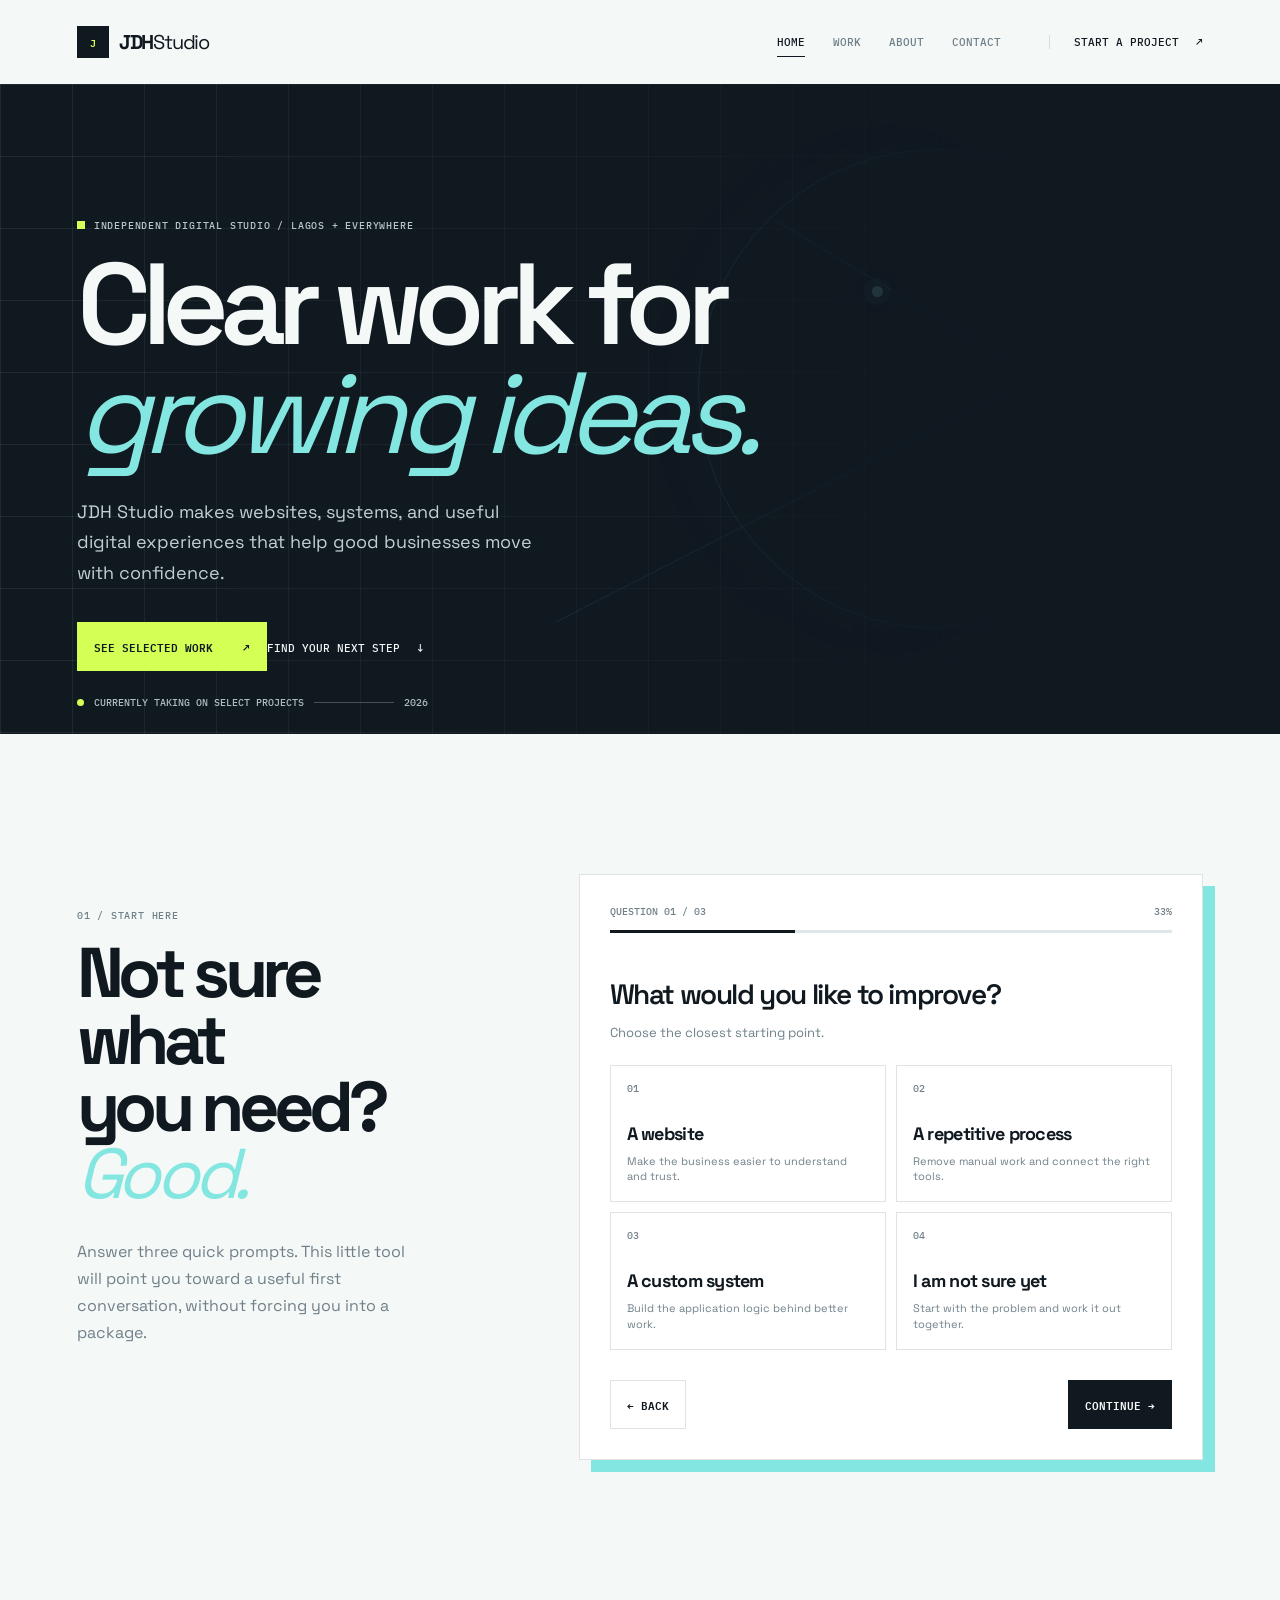
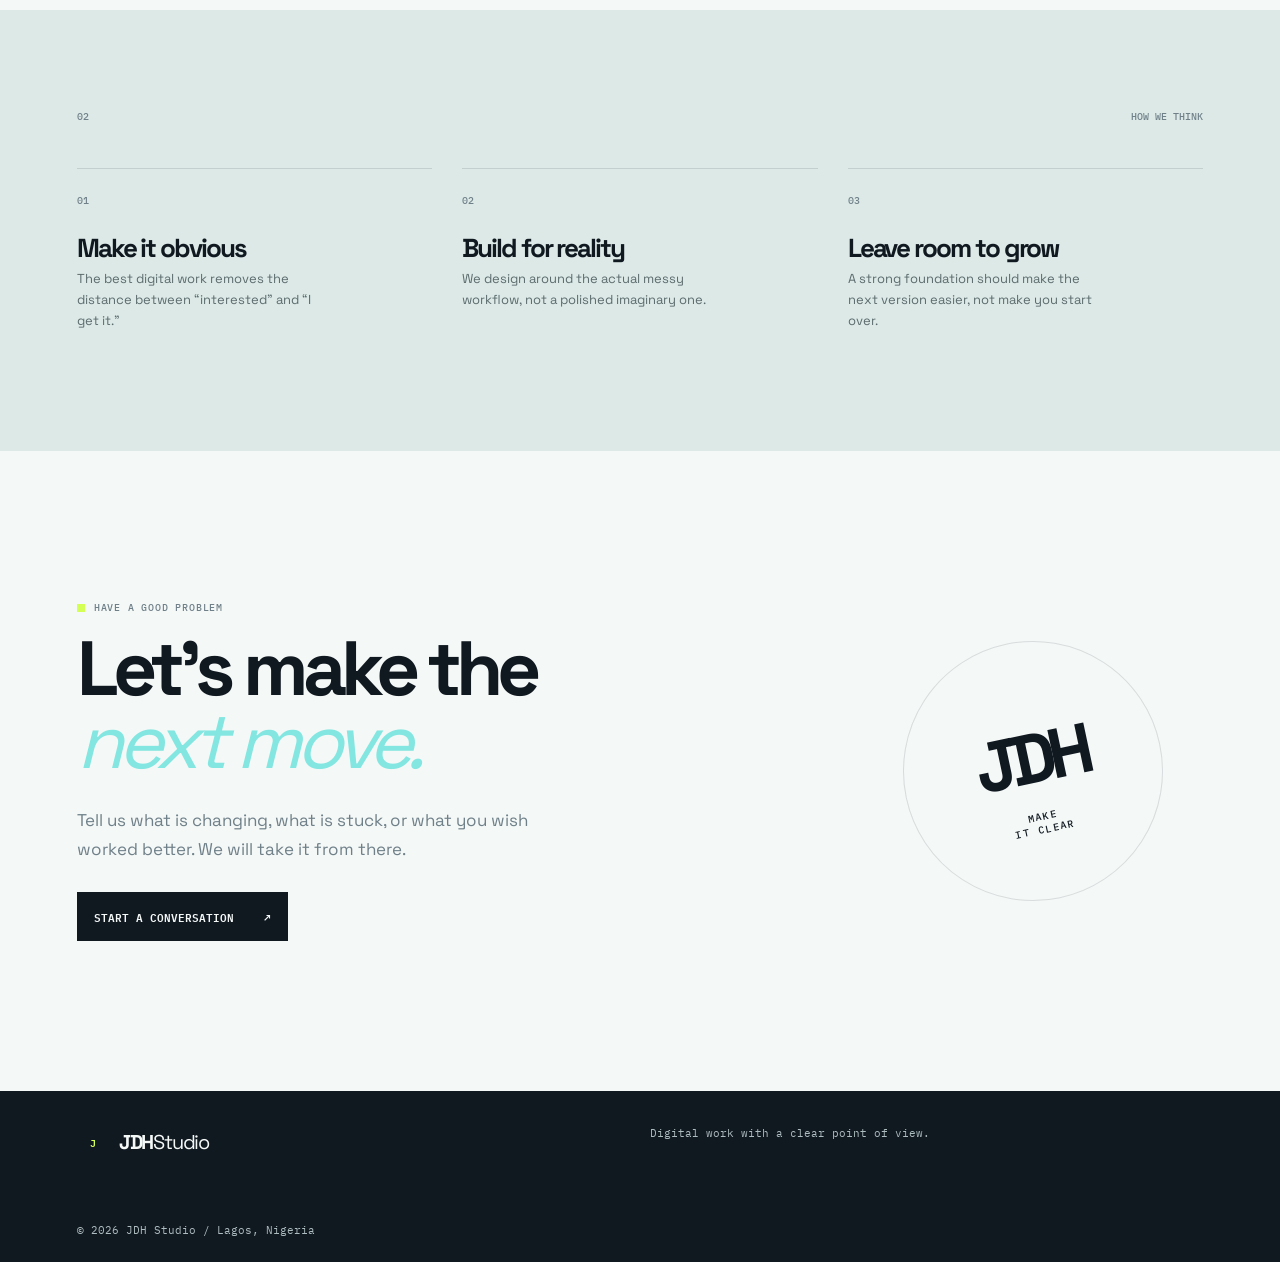
<file: index.html>
<!doctype html>
<script>window.addEventListener("DOMContentLoaded",()=>{const stylesheet=document.querySelector('link[href="styles.css"]');if(stylesheet)stylesheet.href="styles.css?v=9b14a14"})</script>
<html lang="en">
  <head>
    <meta charset="UTF-8" />
    <meta name="viewport" content="width=device-width, initial-scale=1.0" />
    <meta name="description" content="JDH Studio builds clear digital tools, websites, and systems for ambitious small businesses." />
    <meta
      property="og:title"
      content="JDH Studio — Clear digital work for growing businesses"
    />
    <meta
      property="og:description"
      content="Websites, systems, and automation designed to make good businesses easier to choose."
    />
    <meta property="og:type" content="website" />
    <title>JDH Studio — Digital work with a clear point of view</title>
    <link rel="preconnect" href="https://fonts.googleapis.com" />
    <link rel="preconnect" href="https://fonts.gstatic.com" crossorigin />
    <link
      href="https://fonts.googleapis.com/css2?family=IBM+Plex+Mono:wght@400;500;600&family=Space+Grotesk:wght@400;500;600;700&display=swap"
      rel="stylesheet"
    />
    <link rel="icon" href="favicon.svg" type="image/svg+xml" />
    <link rel="stylesheet" href="styles.css" />
  </head>
  <body>
    <a class="skip-link" href="#main">Skip to content</a>
    <header class="site-header">
      <a class="brand" href="index.html" aria-label="JDH Studio home"><span class="brand-mark">J</span><span>JDH<span>Studio</span></span></a>
      <nav class="site-nav" aria-label="Primary navigation">
        <a class="active" href="index.html">Home</a><a href="work.html">Work</a><a href="about.html">About</a><a href="contact.html">Contact</a>
      </nav>
      <a class="header-cta" href="contact.html">Start a project <span>↗</span></a>
    </header>
    <main id="main">
      <section class="hero section-wrap" id="top">
        <div class="hero-grid">
          <div class="hero-glow"></div>
          <div class="hero-line line-one"></div>
          <div class="hero-line line-two"></div>
          <div class="hero-orb orb-one"></div>
          <div class="hero-orb orb-two"></div>
        </div>
        <div class="hero-copy reveal">
          <p class="eyebrow"><span></span> Independent digital studio / Lagos + everywhere</p>
          <h1>Clear work for<br /><i>growing ideas.</i></h1>
          <p>
            JDH Studio makes websites, systems, and useful digital experiences that help good businesses move with confidence.
          </p>
          <div class="hero-actions"><a class="button button-accent" href="work.html">See selected work <span>↗</span></a><a class="text-link light" href="#assistant">Find your next step <span>↓</span></a></div>
        </div>
        <div class="hero-status">
          <span class="status-dot"></span> Currently taking on select projects <span class="status-line"></span> 2026
        </div>
      </section>
      <section class="assistant section-wrap" id="assistant">
        <div class="assistant-intro reveal">
          <p class="eyebrow">01 / Start here</p>
          <h2>Not sure what<br />you need? <i>Good.</i></h2>
          <p>
            Answer three quick prompts. This little tool will point you toward a useful first conversation, without forcing you into a package.
          </p>
        </div>
        <div class="assistant-card reveal">
          <div class="progress-row">
            <span id="step-label">Question 01 / 03</span
            ><span id="progress-value">33%</span>
          </div>
          <div class="progress-track"><span id="progress-bar"></span></div>
          <form id="lead-form">
            <fieldset class="question active" data-step="0">
              <legend>What would you like to improve?</legend>
              <p class="question-note">Choose the closest starting point.</p>
              <div class="choice-grid">
                <label class="choice"
                  ><input
                    type="radio"
                    name="need"
                    value="website"
                    required
                  /><span
                    ><b>01</b><strong>A website</strong
                    ><small
                      >Make the business easier to understand and trust.</small
                    ></span
                  ></label
                ><label class="choice"
                  ><input type="radio" name="need" value="automation" /><span
                    ><b>02</b><strong>A repetitive process</strong
                    ><small
                      >Remove manual work and connect the right tools.</small
                    ></span
                  ></label
                ><label class="choice"
                  ><input type="radio" name="need" value="software" /><span
                    ><b>03</b><strong>A custom system</strong
                    ><small
                      >Build the application logic behind better work.</small
                    ></span
                  ></label
                ><label class="choice"
                  ><input type="radio" name="need" value="unsure" /><span
                    ><b>04</b><strong>I am not sure yet</strong
                    ><small
                      >Start with the problem and work it out together.</small
                    ></span
                  ></label
                >
              </div>
            </fieldset>
            <fieldset class="question" data-step="1">
              <legend>Where are you in the process?</legend>
              <p class="question-note">This helps set the right pace.</p>
              <div class="choice-stack">
                <label class="choice"
                  ><input
                    type="radio"
                    name="stage"
                    value="idea"
                    required
                  /><span
                    ><b>01</b><strong>Just exploring</strong
                    ><small>I want to understand what is possible.</small></span
                  ></label
                ><label class="choice"
                  ><input type="radio" name="stage" value="ready" /><span
                    ><b>02</b><strong>Ready to plan</strong
                    ><small
                      >I know the need and want to shape the work.</small
                    ></span
                  ></label
                ><label class="choice"
                  ><input type="radio" name="stage" value="improve" /><span
                    ><b>03</b><strong>Improving something existing</strong
                    ><small
                      >There is already a system, site, or process to
                      fix.</small
                    ></span
                  ></label
                >
              </div>
            </fieldset>
            <fieldset class="question" data-step="2">
              <legend>What should happen next?</legend>
              <p class="question-note">There is no wrong answer.</p>
              <div class="choice-stack">
                <label class="choice"
                  ><input
                    type="radio"
                    name="next"
                    value="whatsapp"
                    required
                  /><span
                    ><b>01</b><strong>Talk on WhatsApp</strong
                    ><small
                      >Send a short summary and start the conversation.</small
                    ></span
                  ></label
                ><label class="choice"
                  ><input type="radio" name="next" value="form" /><span
                    ><b>02</b><strong>Share more detail</strong
                    ><small>Continue to a fuller project enquiry.</small></span
                  ></label
                >
              </div>
            </fieldset>
            <div class="form-actions">
              <button
                class="button button-quiet"
                id="back-button"
                type="button"
                hidden
              >
                ← Back</button
              ><button
                class="button button-dark"
                id="next-button"
                type="button"
              >
                Continue <span>→</span>
              </button>
            </div>
          </form>
          <div class="result" id="result" hidden>
            <p class="eyebrow"><span></span> Your suggested starting point</p>
            <h3 id="result-title"></h3>
            <p id="result-copy"></p>
            <div class="result-summary" id="result-summary"></div>
            <div class="result-actions">
              <a class="button button-accent" id="result-action" href="#"
                >Send the summary <span>↗</span></a
              ><button
                class="button button-quiet"
                id="restart-button"
                type="button"
              >
                Start again ↻
              </button>
            </div>
          </div>
        </div>
      </section>
      <section class="proof section-wrap">
        <div class="proof-label">
          <span>02</span>
          <p>How we think</p>
        </div>
        <div class="proof-grid">
          <article class="proof-item reveal">
            <span>01</span>
            <h3>Make it obvious</h3>
            <p>
              The best digital work removes the distance between “interested” and “I get it.”
            </p>
          </article>
          <article class="proof-item reveal">
            <span>02</span>
            <h3>Build for reality</h3>
            <p>
              We design around the actual messy workflow, not a polished imaginary one.
            </p>
          </article>
          <article class="proof-item reveal">
            <span>03</span>
            <h3>Leave room to grow</h3>
            <p>
              A strong foundation should make the next version easier, not make you start over.
            </p>
          </article>
        </div>
      </section>
      <section class="closing section-wrap">
        <div class="closing-copy reveal">
          <p class="eyebrow"><span></span> Have a good problem</p>
          <h2>Let’s make the<br /><i>next move.</i></h2>
          <p>
            Tell us what is changing, what is stuck, or what you wish worked better. We will take it from there.
          </p>
          <a
            class="button button-dark"
            href="contact.html"
            >Start a conversation <span>↗</span></a
          >
        </div>
        <div class="closing-mark">
          <span>JDH</span><small>MAKE<br />IT CLEAR</small>
        </div>
      </section>
    </main>
    <footer class="footer section-wrap">
      <a class="brand" href="index.html"><span class="brand-mark">J</span><span>JDH<span>Studio</span></span></a>
      <p>Digital work with a clear point of view.</p>
      <small>© 2026 JDH Studio / Lagos, Nigeria</small>
    </footer>
    <script src="script.js"></script>
  </body>
</html>
</file>
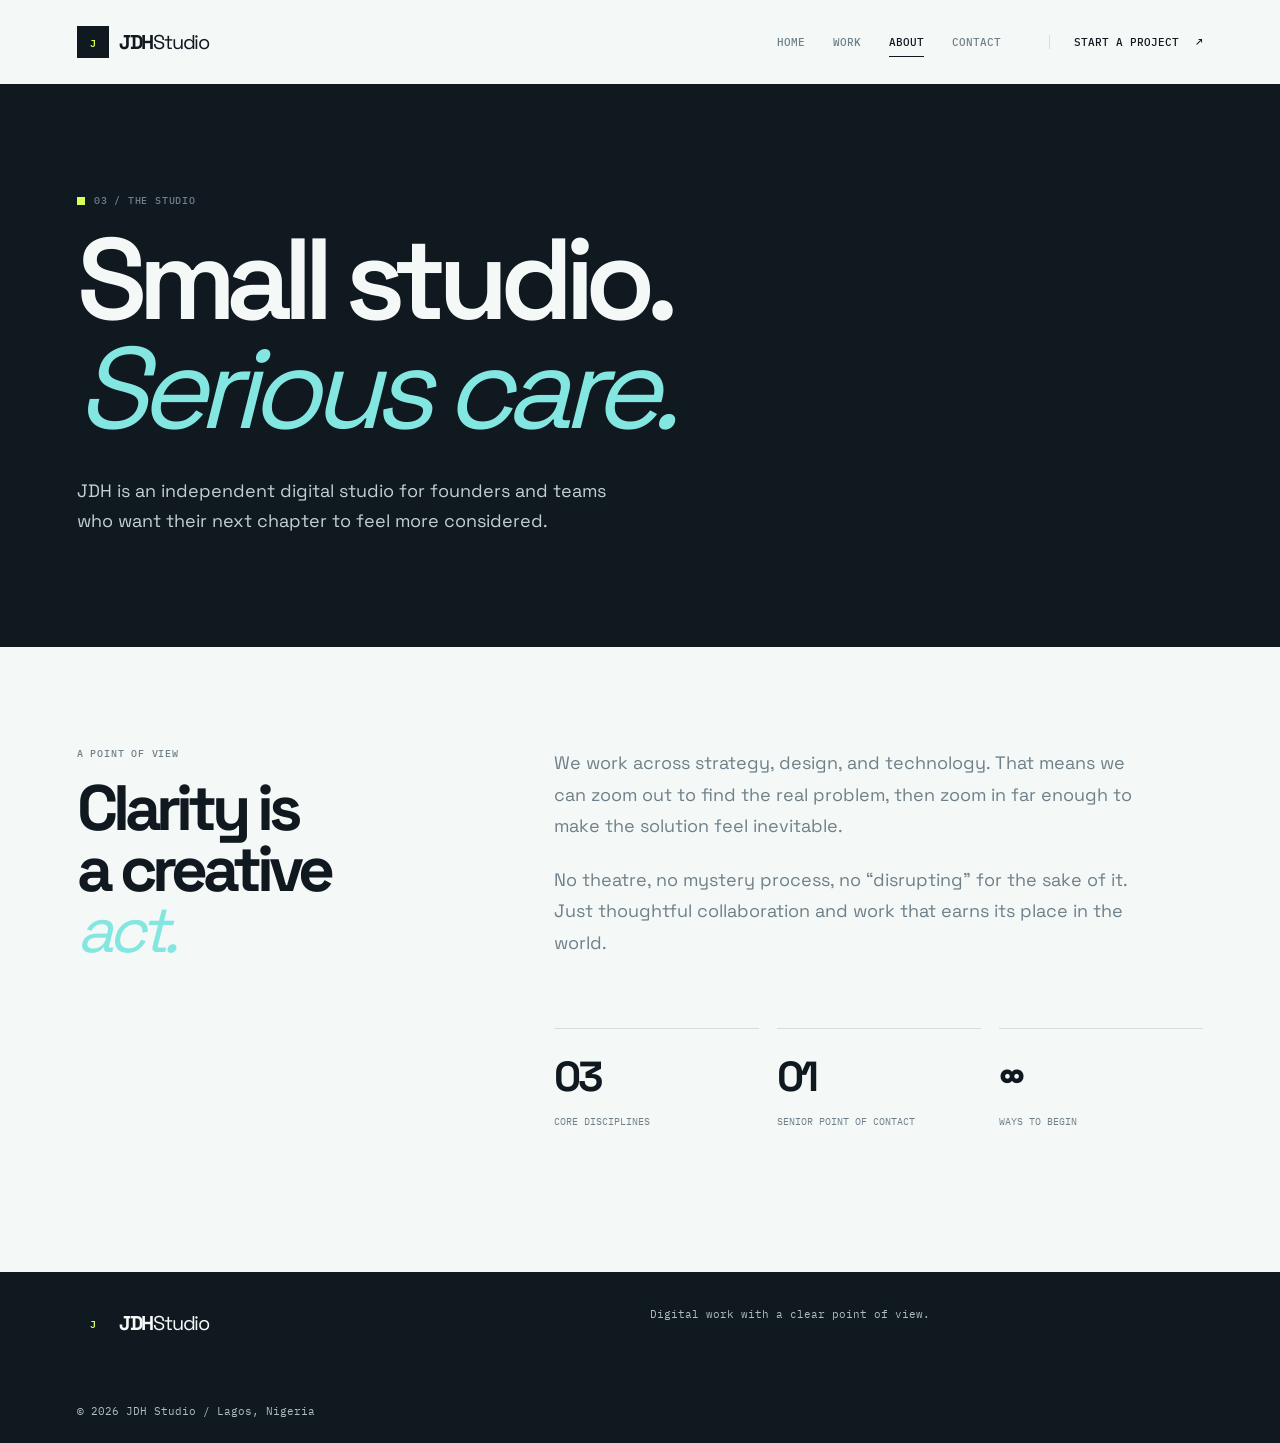
<file: about.html>
<!doctype html>
<script>window.addEventListener("DOMContentLoaded",()=>{const stylesheet=document.querySelector('link[href="styles.css"]');if(stylesheet)stylesheet.href="styles.css?v=9b14a14"})</script>
<html lang="en"><head><meta charset="UTF-8"><meta name="viewport" content="width=device-width, initial-scale=1.0"><meta name="description" content="About JDH Studio, an independent digital studio in Lagos."><title>About — JDH Studio</title><link rel="icon" href="favicon.svg" type="image/svg+xml"><link rel="preconnect" href="https://fonts.googleapis.com"><link rel="preconnect" href="https://fonts.gstatic.com" crossorigin><link href="https://fonts.googleapis.com/css2?family=IBM+Plex+Mono:wght@400;500;600;700&family=Space+Grotesk:wght@400;500;600;700&display=swap" rel="stylesheet"><link rel="stylesheet" href="styles.css"></head><body><a class="skip-link" href="#main">Skip to content</a><header class="site-header"><a class="brand" href="index.html" aria-label="JDH Studio home"><span class="brand-mark">J</span><span>JDH<span>Studio</span></span></a><nav class="site-nav" aria-label="Primary navigation"><a href="index.html">Home</a><a href="work.html">Work</a><a class="active" href="about.html">About</a><a href="contact.html">Contact</a></nav><a class="header-cta" href="contact.html">Start a project <span>↗</span></a></header><main id="main"><section class="page-hero section-wrap"><p class="eyebrow"><span></span> 03 / The studio</p><h1>Small studio.<br><i>Serious care.</i></h1><p>JDH is an independent digital studio for founders and teams who want their next chapter to feel more considered.</p></section><section class="about-layout section-wrap"><div><p class="eyebrow">A point of view</p><h2>Clarity is<br> a creative <i>act.</i></h2></div><div class="about-copy"><p>We work across strategy, design, and technology. That means we can zoom out to find the real problem, then zoom in far enough to make the solution feel inevitable.</p><p>No theatre, no mystery process, no “disrupting” for the sake of it. Just thoughtful collaboration and work that earns its place in the world.</p><div class="numbers"><div class="number"><strong>03</strong><span>Core disciplines</span></div><div class="number"><strong>01</strong><span>Senior point of contact</span></div><div class="number"><strong>∞</strong><span>Ways to begin</span></div></div></div></section></main><footer class="footer section-wrap"><a class="brand" href="index.html"><span class="brand-mark">J</span><span>JDH<span>Studio</span></span></a><p>Digital work with a clear point of view.</p><small>© 2026 JDH Studio / Lagos, Nigeria</small></footer><script src="script.js"></script></body></html>
</file>
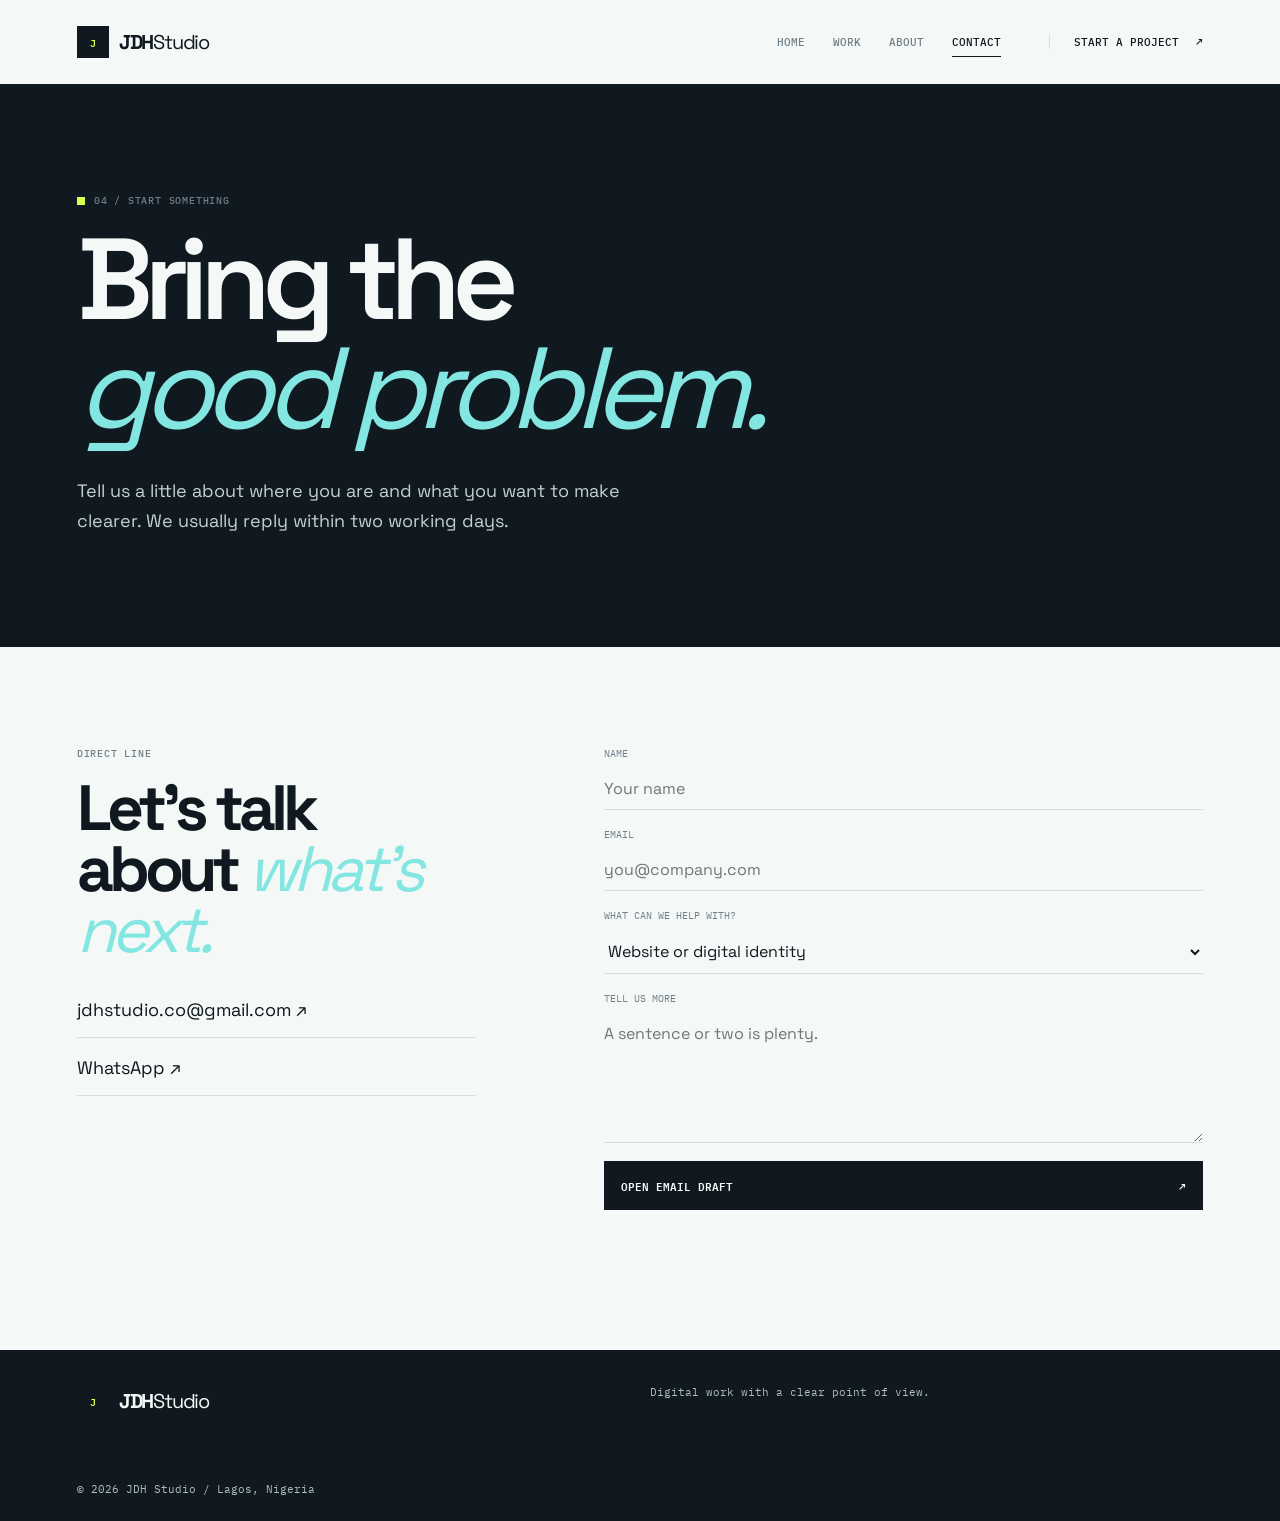
<file: contact.html>
<!doctype html>
<script>window.addEventListener("DOMContentLoaded",()=>{const stylesheet=document.querySelector('link[href="styles.css"]');if(stylesheet)stylesheet.href="styles.css?v=9b14a14"})</script>
<html lang="en"><head><meta charset="UTF-8"><meta name="viewport" content="width=device-width, initial-scale=1.0"><meta name="description" content="Start a project with JDH Studio."><title>Contact — JDH Studio</title><link rel="icon" href="favicon.svg" type="image/svg+xml"><link rel="preconnect" href="https://fonts.googleapis.com"><link rel="preconnect" href="https://fonts.gstatic.com" crossorigin><link href="https://fonts.googleapis.com/css2?family=IBM+Plex+Mono:wght@400;500;600;700&family=Space+Grotesk:wght@400;500;600;700&display=swap" rel="stylesheet"><link rel="stylesheet" href="styles.css"></head><body><a class="skip-link" href="#main">Skip to content</a><header class="site-header"><a class="brand" href="index.html" aria-label="JDH Studio home"><span class="brand-mark">J</span><span>JDH<span>Studio</span></span></a><nav class="site-nav" aria-label="Primary navigation"><a href="index.html">Home</a><a href="work.html">Work</a><a href="about.html">About</a><a class="active" href="contact.html">Contact</a></nav><a class="header-cta" href="contact.html">Start a project <span>↗</span></a></header><main id="main"><section class="page-hero section-wrap"><p class="eyebrow"><span></span> 04 / Start something</p><h1>Bring the<br><i>good problem.</i></h1><p>Tell us a little about where you are and what you want to make clearer. We usually reply within two working days.</p></section><section class="contact-layout section-wrap"><div><p class="eyebrow">Direct line</p><h2>Let’s talk<br>about <i>what’s next.</i></h2><div class="contact-links"><a href="mailto:jdhstudio.co@gmail.com">jdhstudio.co@gmail.com ↗</a><a href="https://wa.me/2348158535742" target="_blank" rel="noopener">WhatsApp ↗</a></div></div><form class="contact-form" id="contact-form"><label>Name<input name="name" required autocomplete="name" placeholder="Your name"></label><label>Email<input type="email" name="email" required autocomplete="email" placeholder="you@company.com"></label><label>What can we help with?<select name="service"><option>Website or digital identity</option><option>Automation or internal tool</option><option>Custom software</option><option>I am still figuring it out</option></select></label><label>Tell us more<textarea name="message" required placeholder="A sentence or two is plenty."></textarea></label><button class="button button-dark" type="submit">Open email draft <span>↗</span></button><p class="form-note" id="form-note" hidden></p></form></section></main><footer class="footer section-wrap"><a class="brand" href="index.html"><span class="brand-mark">J</span><span>JDH<span>Studio</span></span></a><p>Digital work with a clear point of view.</p><small>© 2026 JDH Studio / Lagos, Nigeria</small></footer><script src="script.js"></script></body></html>
</file>
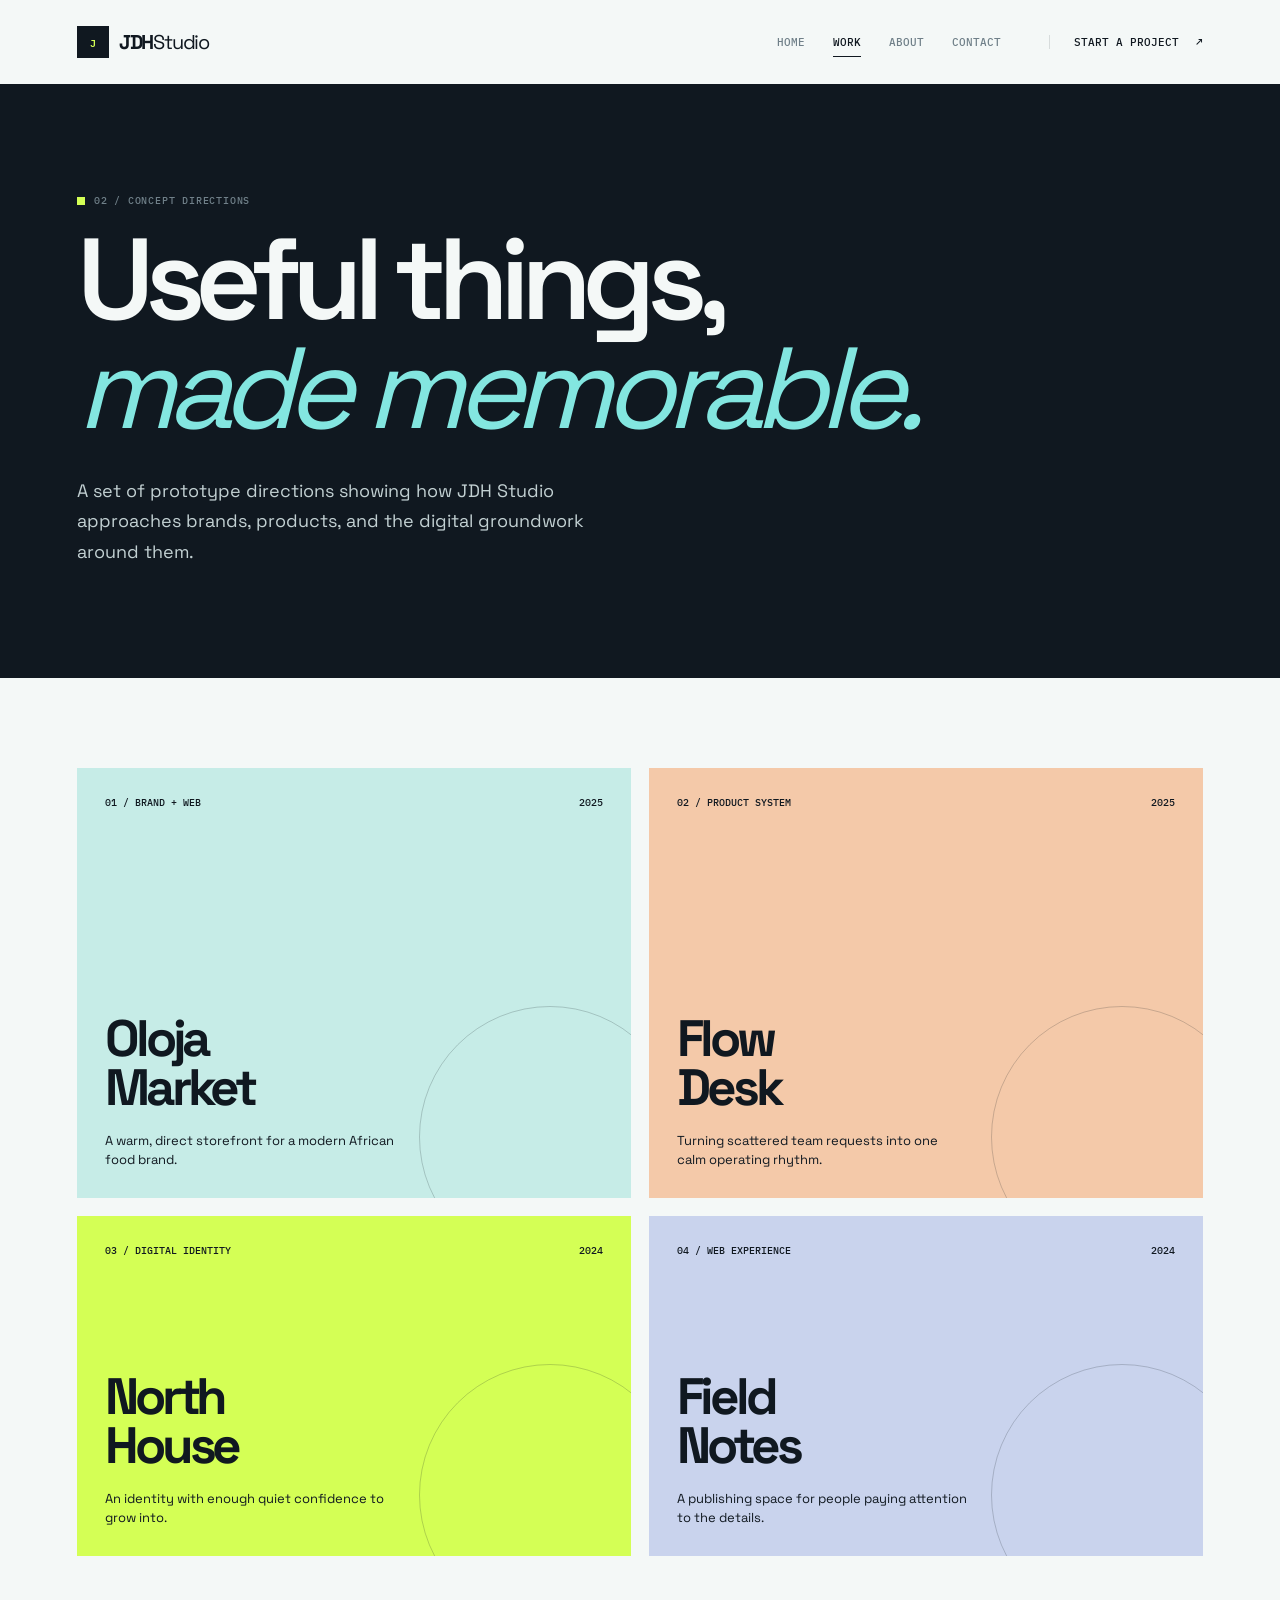
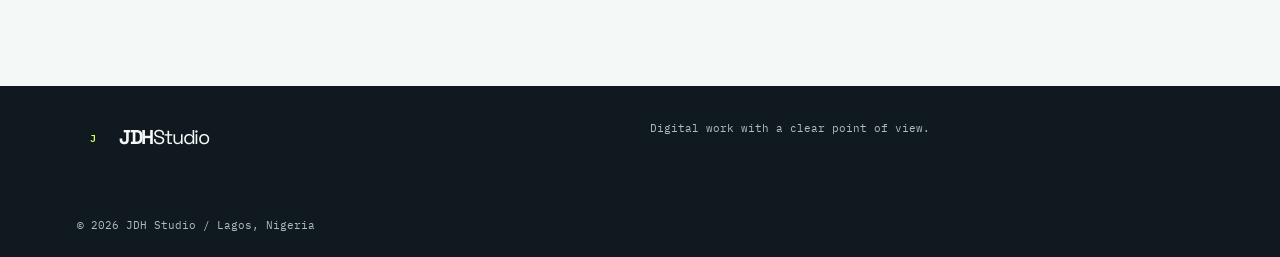
<file: work.html>
<!doctype html>
<script>window.addEventListener("DOMContentLoaded",()=>{const stylesheet=document.querySelector('link[href="styles.css"]');if(stylesheet)stylesheet.href="styles.css?v=9b14a14"})</script>
<html lang="en"><head><meta charset="UTF-8"><meta name="viewport" content="width=device-width, initial-scale=1.0"><meta name="description" content="Selected digital work by JDH Studio."><title>Work — JDH Studio</title><link rel="icon" href="favicon.svg" type="image/svg+xml"><link rel="preconnect" href="https://fonts.googleapis.com"><link rel="preconnect" href="https://fonts.gstatic.com" crossorigin><link href="https://fonts.googleapis.com/css2?family=IBM+Plex+Mono:wght@400;500;600&family=Space+Grotesk:wght@400;500;600;700&display=swap" rel="stylesheet"><link rel="stylesheet" href="styles.css"></head><body><a class="skip-link" href="#main">Skip to content</a><header class="site-header"><a class="brand" href="index.html" aria-label="JDH Studio home"><span class="brand-mark">J</span><span>JDH<span>Studio</span></span></a><nav class="site-nav" aria-label="Primary navigation"><a href="index.html">Home</a><a class="active" href="work.html">Work</a><a href="about.html">About</a><a href="contact.html">Contact</a></nav><a class="header-cta" href="contact.html">Start a project <span>↗</span></a></header><main id="main"><section class="page-hero section-wrap"><p class="eyebrow"><span></span> 02 / Selected work</p><h1>Useful things,<br><i>made memorable.</i></h1><p>Small brands, big shifts, and the digital groundwork that helps a business become easier to choose.</p></section><section class="work-grid section-wrap"><a class="project-card reveal" href="contact.html"><div class="project-meta"><span>01 / Brand + web</span><span>2025</span></div><div><h2>Oloja<br>Market</h2><p>A warm, direct storefront for a modern African food brand.</p></div></a><a class="project-card reveal" href="contact.html"><div class="project-meta"><span>02 / Product system</span><span>2025</span></div><div><h2>Flow<br>Desk</h2><p>Turning scattered team requests into one calm operating rhythm.</p></div></a><a class="project-card reveal" href="contact.html"><div class="project-meta"><span>03 / Digital identity</span><span>2024</span></div><div><h2>North<br>House</h2><p>An identity with enough quiet confidence to grow into.</p></div></a><a class="project-card reveal" href="contact.html"><div class="project-meta"><span>04 / Web experience</span><span>2024</span></div><div><h2>Field<br>Notes</h2><p>A publishing space for people paying attention to the details.</p></div></a></section></main><footer class="footer section-wrap"><a class="brand" href="index.html"><span class="brand-mark">J</span><span>JDH<span>Studio</span></span></a><p>Digital work with a clear point of view.</p><small>© 2026 JDH Studio / Lagos, Nigeria</small></footer><script src="script.js"></script></body></html>
</file>
<file: styles.css>
:root {
  --ink: #101820;
  --paper: #f4f8f7;
  --muted: #708089;
  --line: #10182020;
  --acid: #d4ff55;
  --cyan: #83e6e0;
  --sans: "Space Grotesk", Arial, sans-serif;
  --mono: "IBM Plex Mono", monospace;
}
* {
  box-sizing: border-box;
}
html {
  scroll-behavior: smooth;
}
body {
  margin: 0;
  overflow-x: hidden;
  background: var(--paper);
  color: var(--ink);
  font: 16px/1.5 var(--sans);
}
a {
  color: inherit;
}
.skip-link {
  position: fixed;
  z-index: 20;
  top: -100px;
  left: 18px;
  background: var(--acid);
  color: var(--ink);
  padding: 10px 14px;
}
.skip-link:focus {
  top: 12px;
}
.section-wrap {
  padding-inline: max(6vw, 24px);
}
.site-header {
  height: 84px;
  padding: 0 max(6vw, 24px);
  display: flex;
  justify-content: space-between;
  align-items: center;
}
.brand {
  display: inline-flex;
  align-items: center;
  gap: 10px;
  text-decoration: none;
  font-weight: 700;
  letter-spacing: -0.06em;
  font-size: 20px;
}
.brand > span:last-child > span {
  font-weight: 400;
}
.brand-mark {
  display: grid;
  place-items: center;
  width: 32px;
  height: 32px;
  background: var(--ink);
  color: var(--acid);
  font: 600 10px var(--mono);
  letter-spacing: -0.06em;
}
.site-nav {
  display: flex;
  align-items: center;
  gap: 28px;
  margin-left: auto;
  margin-right: 48px;
}
.site-nav a,
.header-cta,
.text-link {
  font: 500 11px var(--mono);
  text-decoration: none;
  text-transform: uppercase;
}
.site-nav a {
  padding: 7px 0;
  border-bottom: 1px solid transparent;
  color: var(--muted);
}
.site-nav a:hover,
.site-nav a.active {
  border-color: var(--ink);
  color: var(--ink);
}
.header-cta {
  border-left: 1px solid var(--line);
  padding-left: 24px;
  white-space: nowrap;
}
.header-cta span,
.text-link span {
  margin-left: 10px;
}
.header-note {
  margin: 0;
  color: var(--muted);
  font: 500 10px var(--mono);
  text-transform: uppercase;
}
.header-note span {
  color: var(--ink);
  margin-left: 8px;
}
.hero {
  position: relative;
  min-height: 650px;
  display: grid;
  align-content: center;
  padding-top: 72px;
  overflow: hidden;
  background: var(--ink);
  color: var(--paper);
}
.hero-copy {
  position: relative;
  z-index: 1;
  max-width: 760px;
}
.eyebrow {
  display: flex;
  align-items: center;
  gap: 9px;
  margin: 0 0 18px;
  color: var(--muted);
  font: 500 10px var(--mono);
  letter-spacing: 0.08em;
  text-transform: uppercase;
}
.hero .eyebrow {
  color: #b8c6c8;
}
.eyebrow span {
  width: 8px;
  height: 8px;
  display: inline-block;
  background: var(--acid);
}
h1,
h2,
h3 {
  margin: 0;
  letter-spacing: -0.08em;
  line-height: 0.95;
}
h1 {
  font-size: clamp(4.1rem, 9vw, 9rem);
  font-weight: 600;
}
h1 i,
h2 i {
  font-weight: 400;
  color: var(--cyan);
}
.hero-copy > p:not(.eyebrow) {
  max-width: 475px;
  margin: 28px 0 34px;
  color: #c2d0d2;
  font-size: 18px;
  line-height: 1.7;
}
.button {
  display: inline-flex;
  align-items: center;
  justify-content: space-between;
  gap: 30px;
  padding: 14px 16px;
  border: 1px solid transparent;
  text-decoration: none;
  font: 600 11px var(--mono);
  text-transform: uppercase;
  cursor: pointer;
  transition:
    transform 0.2s,
    background 0.2s;
}
.button:hover {
  transform: translateY(-3px);
}
.button-accent {
  background: var(--acid);
  color: var(--ink);
}
.button-dark {
  background: var(--ink);
  color: var(--paper);
}
.button-quiet {
  background: transparent;
  border-color: var(--line);
  color: var(--ink);
}
.hero-grid {
  position: absolute;
  inset: 0;
  overflow: hidden;
  background-image:
    linear-gradient(#f4f8f714 1px, transparent 1px),
    linear-gradient(90deg, #f4f8f714 1px, transparent 1px);
  background-size: 72px 72px;
  mask-image: linear-gradient(90deg, #000 0%, transparent 80%);
}
.hero-glow {
  position: absolute;
  width: 480px;
  height: 480px;
  right: 8%;
  top: 10%;
  border: 1px solid #83e6e044;
  border-radius: 50%;
  box-shadow: 0 0 80px #83e6e014;
}
.hero-line {
  position: absolute;
  width: 100%;
  height: 1px;
  background: #83e6e033;
  transform: rotate(-27deg);
}
.line-one {
  top: 38%;
  left: 38%;
}
.line-two {
  top: 71%;
  left: 53%;
  transform: rotate(31deg);
}
.hero-orb {
  position: absolute;
  border-radius: 50%;
  background: var(--cyan);
  box-shadow:
    0 0 0 8px #83e6e01f,
    0 0 40px #83e6e099;
}
.orb-one {
  width: 11px;
  height: 11px;
  right: 31%;
  top: 31%;
}
.orb-two {
  width: 7px;
  height: 7px;
  right: 18%;
  top: 67%;
  background: var(--acid);
}
.hero-status {
  position: absolute;
  bottom: 25px;
  left: max(6vw, 24px);
  right: max(6vw, 24px);
  display: flex;
  align-items: center;
  gap: 10px;
  color: #aebdc0;
  font: 500 10px var(--mono);
  text-transform: uppercase;
}
.status-dot {
  width: 7px;
  height: 7px;
  background: var(--acid);
  border-radius: 50%;
}
.status-line {
  height: 1px;
  width: 80px;
  background: #aebdc055;
}
.assistant {
  display: grid;
  grid-template-columns: 0.78fr 1.22fr;
  gap: 8vw;
  align-items: start;
  padding-top: 140px;
  padding-bottom: 150px;
}
.assistant-intro {
  padding-top: 35px;
}
.assistant-intro h2 {
  font-size: clamp(3rem, 5.5vw, 6rem);
}
.assistant-intro > p:last-child {
  max-width: 350px;
  margin-top: 30px;
  color: var(--muted);
  line-height: 1.7;
}
.assistant-card {
  border: 1px solid var(--line);
  background: #fff;
  padding: 30px;
  box-shadow: 12px 12px 0 var(--cyan);
}
.progress-row {
  display: flex;
  justify-content: space-between;
  color: var(--muted);
  font: 500 10px var(--mono);
  text-transform: uppercase;
}
.progress-track {
  height: 3px;
  background: #dfe8e8;
  margin: 12px 0 40px;
}
.progress-track span {
  display: block;
  width: 33%;
  height: 100%;
  background: var(--ink);
  transition: width 0.3s;
}
.question {
  display: none;
  border: 0;
  padding: 0;
  margin: 0;
}
.question.active {
  display: block;
}
.question legend {
  padding: 0;
  font-size: 28px;
  font-weight: 600;
  letter-spacing: -0.05em;
}
.question-note {
  margin: 8px 0 22px;
  color: var(--muted);
  font-size: 13px;
}
.choice-grid {
  display: grid;
  grid-template-columns: 1fr 1fr;
  gap: 10px;
}
.choice {
  display: block;
  cursor: pointer;
}
.choice input {
  position: absolute;
  opacity: 0;
}
.choice > span {
  display: block;
  height: 100%;
  border: 1px solid var(--line);
  padding: 16px;
  transition:
    background 0.2s,
    border 0.2s,
    transform 0.2s;
}
.choice:hover > span {
  transform: translateY(-2px);
  border-color: var(--ink);
}
.choice input:checked + span {
  border-color: var(--ink);
  background: var(--ink);
  color: var(--paper);
}
.choice b {
  display: block;
  margin-bottom: 25px;
  color: var(--muted);
  font: 500 10px var(--mono);
}
.choice strong {
  display: block;
  font-size: 18px;
  letter-spacing: -0.04em;
}
.choice small {
  display: block;
  margin-top: 7px;
  color: var(--muted);
  font-size: 11px;
  line-height: 1.45;
}
.choice input:checked + span small,
.choice input:checked + span b {
  color: #b8c6c8;
}
.choice-stack {
  display: grid;
  gap: 10px;
}
.choice-stack .choice > span {
  display: grid;
  grid-template-columns: 42px 1fr;
  gap: 5px 12px;
  align-items: start;
}
.choice-stack .choice b {
  grid-row: span 2;
  margin: 0;
}
.choice-stack .choice small {
  grid-column: 2;
}
.form-actions {
  display: flex;
  justify-content: space-between;
  align-items: center;
  margin-top: 30px;
}
.result h3 {
  max-width: 550px;
  margin: 0 0 18px;
  font-size: clamp(2.5rem, 4vw, 4.5rem);
}
.result > p:not(.eyebrow) {
  max-width: 550px;
  color: var(--muted);
  font-size: 16px;
  line-height: 1.7;
}
.result-summary {
  display: grid;
  gap: 8px;
  margin: 28px 0;
  padding: 18px;
  background: #edf4f3;
  color: var(--ink);
  font: 500 11px var(--mono);
}
.result-summary span {
  color: var(--muted);
}
.result-actions {
  display: flex;
  flex-wrap: wrap;
  gap: 10px;
}
.proof {
  padding-top: 100px;
  padding-bottom: 120px;
  background: #dce9e7;
}
.proof-label {
  display: flex;
  justify-content: space-between;
  margin-bottom: 45px;
  color: var(--muted);
  font: 500 10px var(--mono);
  text-transform: uppercase;
}
.proof-label p {
  margin: 0;
}
.proof-grid {
  display: grid;
  grid-template-columns: repeat(3, 1fr);
  gap: 30px;
}
.proof-item {
  border-top: 1px solid var(--line);
  padding-top: 18px;
}
.proof-item > span {
  color: var(--muted);
  font: 500 10px var(--mono);
}
.proof-item h3 {
  margin: 25px 0 8px;
  font-size: 26px;
}
.proof-item p {
  max-width: 250px;
  margin: 0;
  color: #5c6b6d;
  font-size: 13px;
  line-height: 1.6;
}
.closing {
  display: grid;
  grid-template-columns: 1fr 300px;
  gap: 10vw;
  align-items: center;
  padding-top: 150px;
  padding-bottom: 150px;
}
.closing-copy {
  max-width: 650px;
}
.closing-copy h2 {
  font-size: clamp(3rem, 6vw, 6.5rem);
}
.closing-copy > p:not(.eyebrow) {
  max-width: 480px;
  margin: 28px 0;
  color: var(--muted);
  font-size: 17px;
  line-height: 1.7;
}
.closing-mark {
  width: 260px;
  height: 260px;
  display: grid;
  place-content: center;
  border: 1px solid var(--line);
  border-radius: 50%;
  color: var(--ink);
  text-align: center;
  transform: rotate(-12deg);
}
.closing-mark span {
  font-size: 70px;
  font-weight: 700;
  letter-spacing: -0.12em;
}
.closing-mark small {
  font: 500 10px var(--mono);
  letter-spacing: 0.16em;
}
.page-hero {
  padding-top: 110px;
  padding-bottom: 110px;
  background: var(--ink);
  color: var(--paper);
}
.page-hero h1 {
  max-width: 1000px;
}
.page-hero p:not(.eyebrow) {
  max-width: 550px;
  margin: 32px 0 0;
  color: #c2d0d2;
  font-size: 18px;
  line-height: 1.7;
}
.work-grid {
  display: grid;
  grid-template-columns: 1fr 1fr;
  gap: 18px;
  padding-top: 90px;
  padding-bottom: 130px;
}
.project-card {
  position: relative;
  min-height: 430px;
  display: flex;
  flex-direction: column;
  justify-content: space-between;
  padding: 28px;
  overflow: hidden;
  text-decoration: none;
}
.project-card:first-child { background: #c6ece7; }
.project-card:nth-child(2) { background: #f4c9a9; }
.project-card:nth-child(3) { background: var(--acid); }
.project-card:nth-child(4) { background: #c9d3ed; }
.project-card:nth-child(3),
.project-card:nth-child(4) { min-height: 340px; }
.project-card::after {
  content: "";
  position: absolute;
  right: -50px;
  bottom: -70px;
  width: 260px;
  height: 260px;
  border: 1px solid #15212633;
  border-radius: 50%;
  transition: transform 0.5s;
}
.project-card:hover::after { transform: scale(1.2); }
.project-meta {
  display: flex;
  justify-content: space-between;
  font: 500 10px var(--mono);
  text-transform: uppercase;
}
.project-card h2 {
  position: relative;
  z-index: 1;
  max-width: 460px;
  font-size: clamp(2.2rem, 4vw, 4rem);
}
.project-card p {
  position: relative;
  z-index: 1;
  max-width: 290px;
  margin: 18px 0 0;
  font-size: 13px;
}
.about-layout,
.contact-layout {
  display: grid;
  grid-template-columns: 0.7fr 1.3fr;
  gap: 10vw;
  padding-top: 100px;
  padding-bottom: 140px;
}
.about-layout h2,
.contact-layout h2 {
  font-size: clamp(2.8rem, 5vw, 5.5rem);
}
.about-copy > p {
  max-width: 600px;
  margin: 0 0 22px;
  color: var(--muted);
  font-size: 18px;
  line-height: 1.75;
}
.numbers {
  display: grid;
  grid-template-columns: repeat(3, 1fr);
  gap: 18px;
  margin-top: 70px;
}
.number {
  border-top: 1px solid var(--line);
  padding-top: 16px;
}
.number strong {
  display: block;
  font-size: 42px;
  letter-spacing: -0.08em;
}
.number span {
  color: var(--muted);
  font: 10px var(--mono);
  text-transform: uppercase;
}
.contact-layout { grid-template-columns: 0.8fr 1.2fr; }
.contact-links {
  display: grid;
  gap: 16px;
  margin-top: 36px;
}
.contact-links a {
  padding-bottom: 14px;
  border-bottom: 1px solid var(--line);
  font-size: 18px;
  text-decoration: none;
}
.contact-form {
  display: grid;
  gap: 18px;
}
.contact-form label {
  display: grid;
  gap: 8px;
  color: var(--muted);
  font: 10px var(--mono);
  text-transform: uppercase;
}
.contact-form input,
.contact-form textarea,
.contact-form select {
  width: 100%;
  border: 0;
  border-bottom: 1px solid var(--line);
  border-radius: 0;
  background: transparent;
  padding: 10px 0;
  color: var(--ink);
  font: 16px var(--sans);
  outline: none;
}
.contact-form input:focus,
.contact-form textarea:focus,
.contact-form select:focus { border-color: var(--ink); }
.contact-form textarea {
  min-height: 130px;
  resize: vertical;
}
.form-note {
  margin: 0;
  color: var(--muted);
  font-size: 13px;
}
.footer {
  display: grid;
  grid-template-columns: 1fr 1fr;
  gap: 20px;
  background: var(--ink);
  color: var(--paper);
  padding-top: 35px;
  padding-bottom: 25px;
}
.footer p,
.footer small {
  margin: 0;
  color: #aebdc0;
  font: 11px var(--mono);
}
.footer small {
  grid-column: 1/-1;
  margin-top: 45px;
}
.reveal {
  opacity: 0;
  transform: translateY(18px);
  transition:
    opacity 0.7s ease,
    transform 0.7s ease;
}
.reveal.is-visible {
  opacity: 1;
  transform: none;
}
.sr-only {
  position: absolute;
  width: 1px;
  height: 1px;
  padding: 0;
  margin: -1px;
  overflow: hidden;
  clip: rect(0, 0, 0, 0);
  white-space: nowrap;
  border: 0;
}
:focus-visible {
  outline: 2px solid var(--acid);
  outline-offset: 4px;
}
@media (max-width: 800px) {
  .site-nav {
    gap: 14px;
    margin-right: 0;
  }
  .site-nav a {
    font-size: 9px;
  }
  .header-note {
    display: none;
  }
  .header-cta {
    display: none;
  }
  .hero {
    min-height: 650px;
  }
  .hero-copy {
    padding-bottom: 35px;
  }
  .hero-glow {
    right: -190px;
    top: 17%;
    width: 400px;
    height: 400px;
  }
  .assistant {
    grid-template-columns: 1fr;
    gap: 45px;
    padding-top: 90px;
    padding-bottom: 100px;
  }
  .assistant-intro {
    padding-top: 0;
  }
  .assistant-card {
    padding: 20px;
    box-shadow: 7px 7px 0 var(--cyan);
  }
  .choice-grid {
    grid-template-columns: 1fr;
  }
  .question legend {
    font-size: 25px;
  }
  .proof {
    padding-top: 75px;
    padding-bottom: 90px;
  }
  .proof-grid {
    grid-template-columns: 1fr;
    gap: 35px;
  }
  .closing {
    grid-template-columns: 1fr;
    gap: 55px;
    padding-top: 95px;
    padding-bottom: 100px;
  }
  .closing-mark {
    width: 200px;
    height: 200px;
  }
  .footer {
    grid-template-columns: 1fr;
  }
  .footer small {
    margin-top: 25px;
  }
  .page-hero {
    padding-top: 80px;
    padding-bottom: 80px;
  }
  .work-grid {
    grid-template-columns: 1fr;
    padding-top: 55px;
    padding-bottom: 90px;
  }
  .project-card,
  .project-card:nth-child(3),
  .project-card:nth-child(4) {
    min-height: 360px;
  }
  .about-layout,
  .contact-layout {
    grid-template-columns: 1fr;
    gap: 55px;
    padding-top: 70px;
    padding-bottom: 90px;
  }
  .numbers { margin-top: 50px; }
  .contact-layout h2 { font-size: clamp(3rem, 13vw, 5rem); }
}
@media (prefers-reduced-motion: reduce) {
  html {
    scroll-behavior: auto;
  }
  .reveal {
    opacity: 1;
    transform: none;
    transition: none;
  }
  .button,
  .choice > span {
    transition: none;
  }
}
</file>
